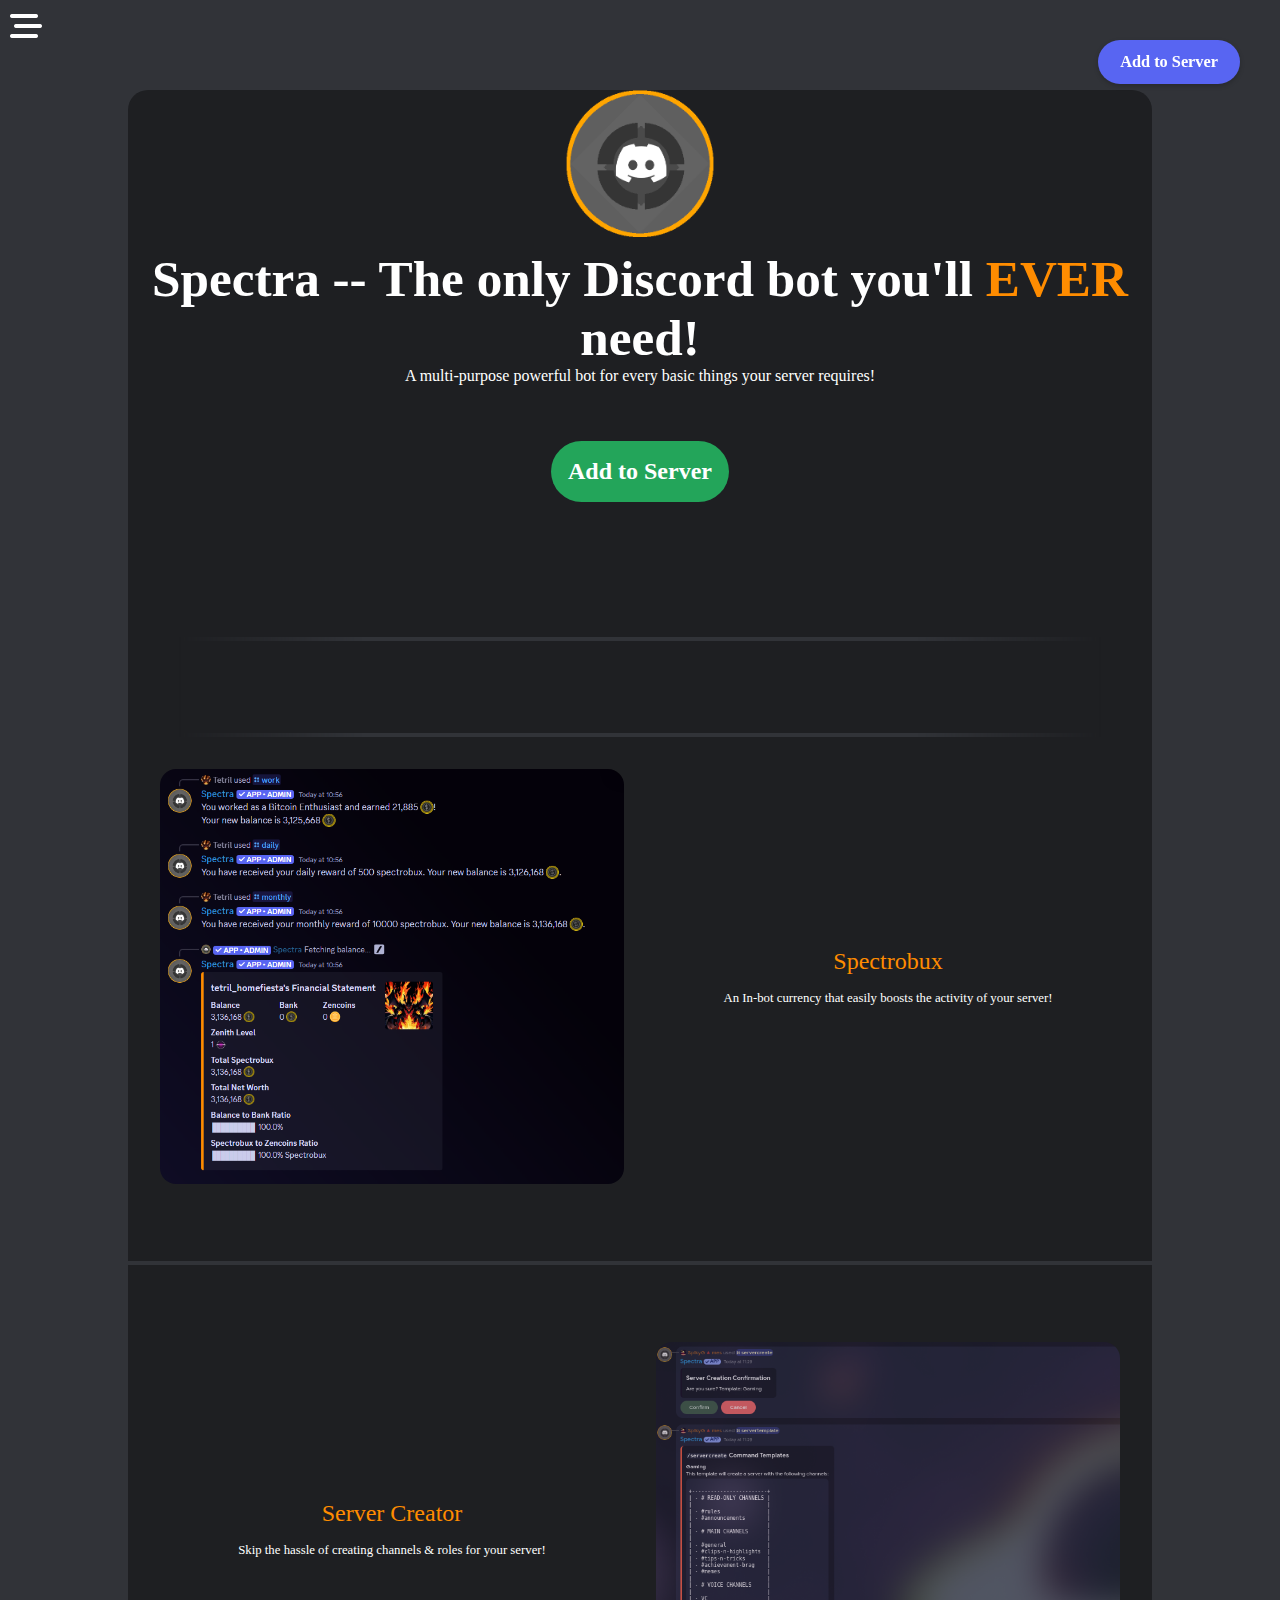
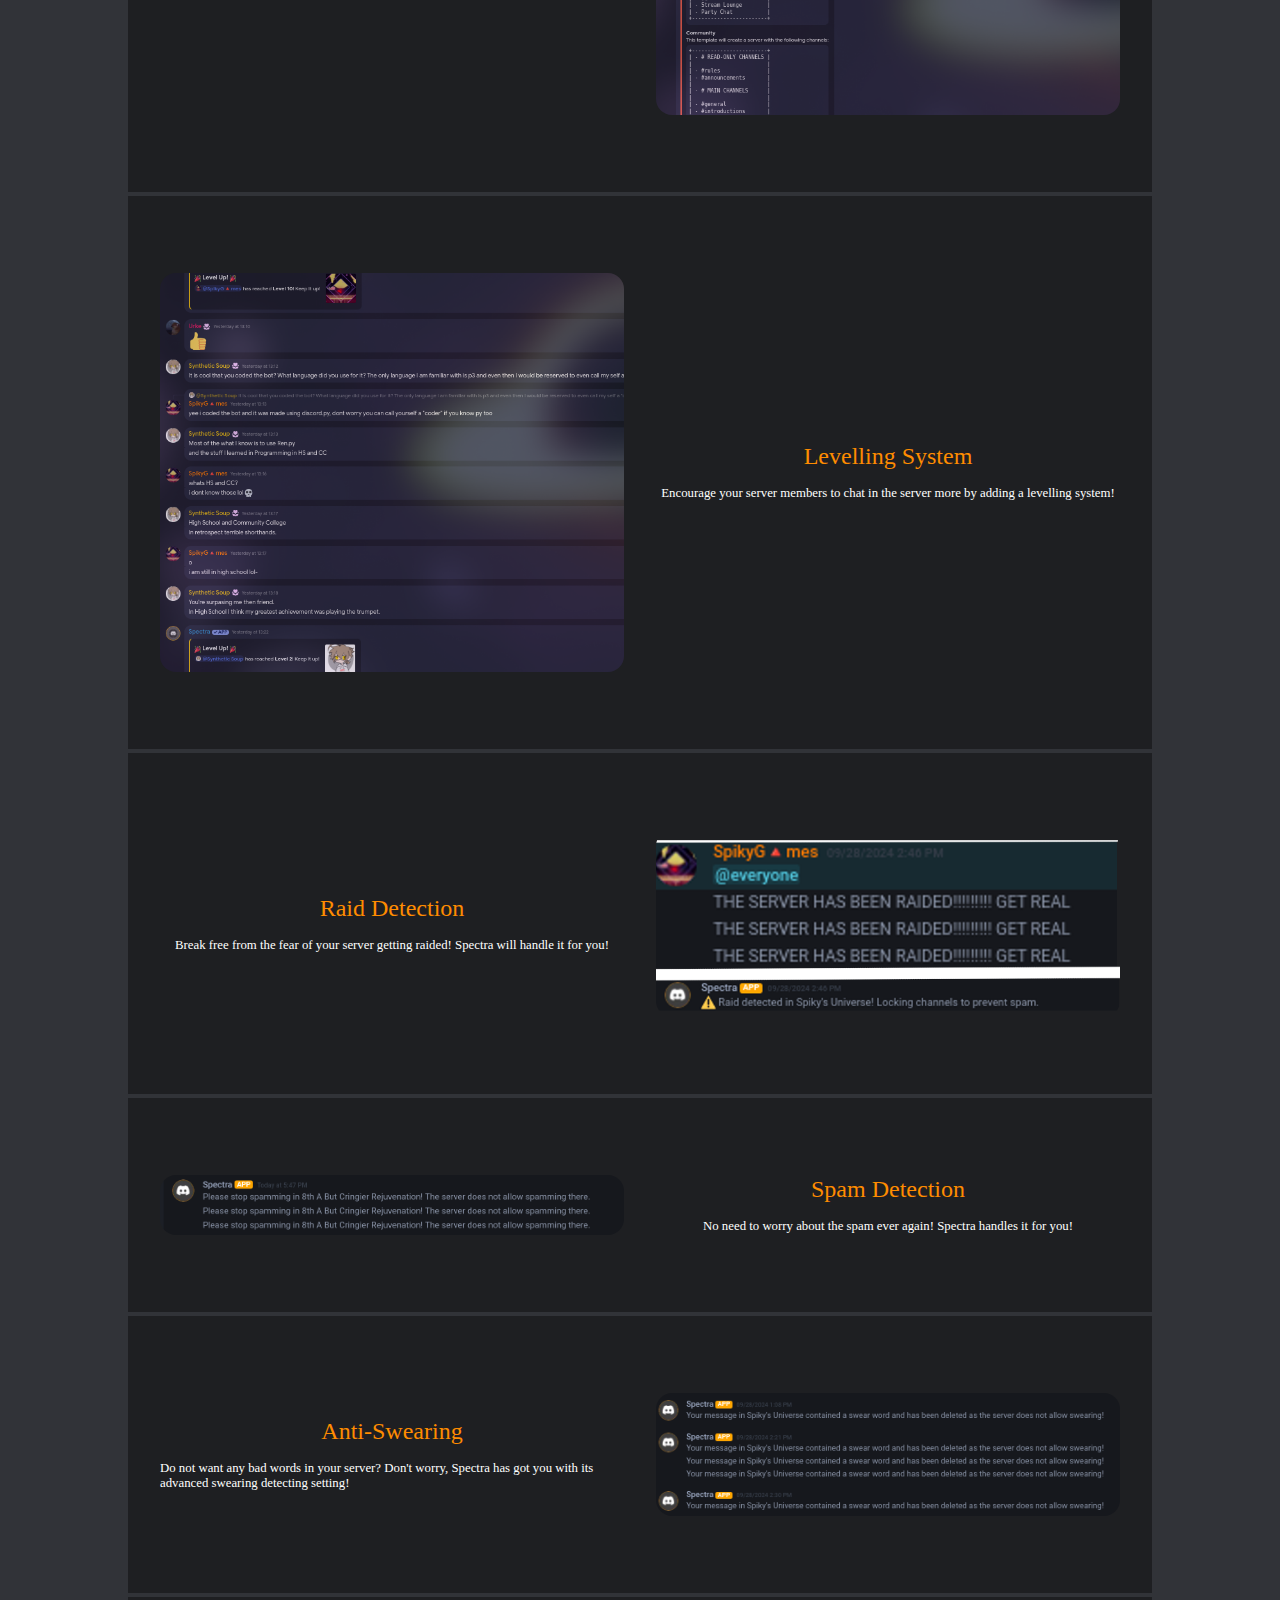
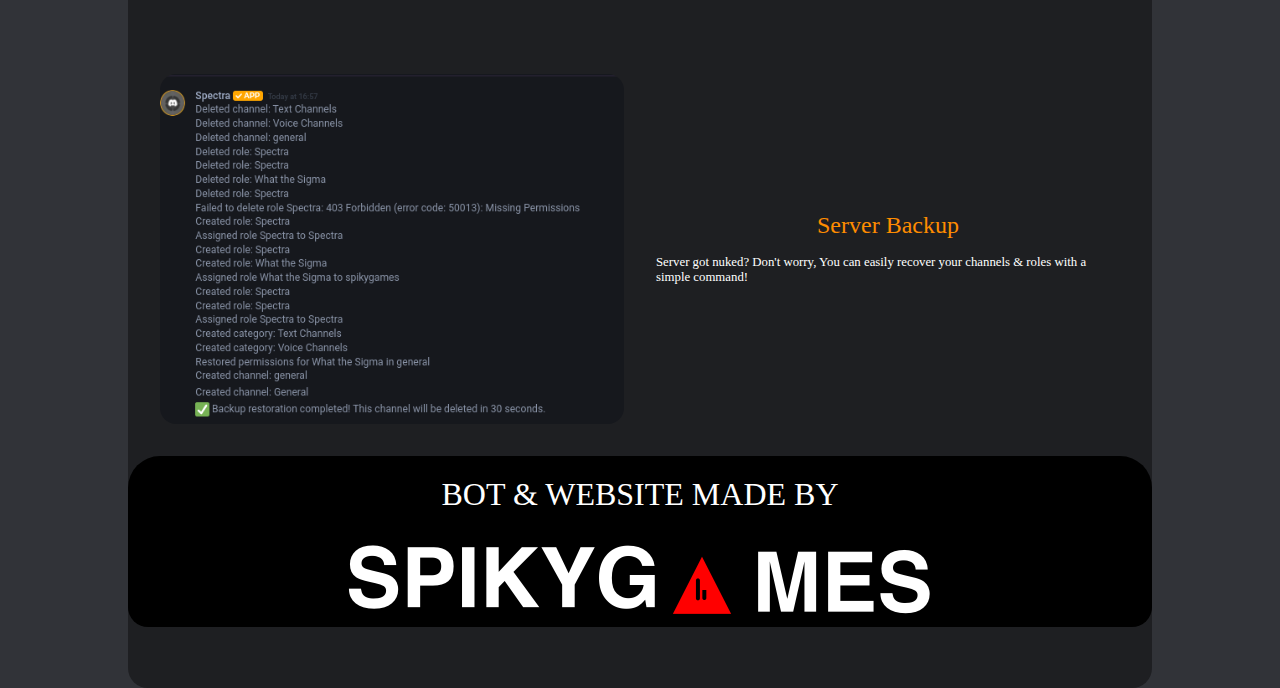
<file: index.html>
<!doctype html>
<html>
    <head>
        <meta
            name="description"
            content="Spectra -- The only Discord bot you'll ever need!"
        />
        <meta name="keywords" content="spectra, bot, discord" />
        <meta name="author" content="SpikyGames" />
        <meta name="viewport" content="width=device-width, initial-scale=1.0" />
        <link
            rel="icon"
            type="image/x-icon"
            href="favicon.png"
            height="256"
            width="256"
        />
        <link rel="stylesheet" href="style.css" />
        <link rel="stylesheet" href="https://cdnjs.cloudflare.com/ajax/libs/font-awesome/6.0.0-beta3/css/all.min.css">
        <title>Spectra -- The only Discord bot you'll ever need!</title>
    </head>
</html>

<body>
    <input type="checkbox" id="sidebar-toggle">
    <label for="sidebar-toggle" class="toggle-label">
        <img src="thing.png" width="32">
    </label>

    <div class="sidebar">
        <nav>
            <ul>
                <li><a href="index.html">Home</a></li>
                <li><a href="TOS/index.html">Terms of Service</a></li>
                <li><a href="privacy-policy/privacy-policy.html">Privacy Policy</a></li>
                <li><a href="https://spikygames1.github.io/spectra-wiki/">Spectra Wiki</a></li>
            </ul>
        </nav>
    </div>
    <div class="content">
    <center>
        <h1 class="title">
            <img src="favicon.png" / width=150>
            <br />
            Spectra -- The only Discord bot you'll
            <span class="orangetext">EVER</span> need!
        </h1>
        A multi-purpose powerful bot for every basic things your server
        requires!
        <p>
            <a
                target="_blank"
                href="https://discord.com/oauth2/authorize?client_id=1088076666309447710&permissions=8&scope=applications.commands%20bot"
                ><button class="add">Add to Server</button></a
            >
        </p>
    </center>

    <div class="wrapper">
        <div class="item item1">Spectrobux</div>
        <div class="item item2">Server Moderation</div>
        <div class="item item3">Server Backup (soon)</div>
        <div class="item item4">Server templates/creator</div>
    </div>

    <div class="image-text-container">
        <img src="image-1.png" width="552" class="hoverable" />
        <div class="text-wrapper">
            <span class="orangetext text-container">Spectrobux</span>
            <span class="textv2"
                >An In-bot currency that easily boosts the activity of your
                server!</span
            >
        </div>
    </div>
    <hr size="6" color="#313338" />
<div class="image-text-container"> 
         <div class="text-wrapper">
            <span class="orangetext text-container">Server Creator</span>
            <span class="textv2"
                >Skip the hassle of creating channels & roles for your
                server!</span
            >
        </div>
        <img src="image-2.png" class="hoverable" />
    </div>
    <hr size="6" color="#313338" />
    <div class="image-text-container">
        <img src="image-3.png" width="552" class="hoverable" />
        <div class="text-wrapper">
            <span class="orangetext text-container">Levelling System</span>
            <span class="textv2"
                >Encourage your server members to chat in the server more by
                adding a levelling system!</span
            >
        </div>
    </div>

    <hr size="6" color="#313338" />
    <div class="image-text-container"> 
        <div class="text-wrapper">
            <span class="orangetext text-container">Raid Detection</span>
            <span class="textv2"
                >Break free from the fear of your server getting raided! Spectra will handle it for you!</span
            >
        </div>
      <img src="image4.png" class="hoverable" />
    </div>

    
    <hr size="6" color="#313338" />
    <div class="image-text-container">
        <img src="image5.png" class="hoverable" />
        <div class="text-wrapper">
            <span class="orangetext text-container">Spam Detection</span>
            <span class="textv2"
                >No need to worry about the spam ever again! Spectra handles it for you!</span
            >
        </div>
    </div>

    <hr size="6" color="#313338" />
    <div class="image-text-container"> 
        <div class="text-wrapper">
            <span class="orangetext text-container">Anti-Swearing</span>
            <span class="textv2"
                >Do not want any bad words in your server? Don't worry, Spectra has got you with its advanced swearing detecting setting!</span
            >
        </div>
      <img src="image6.png" class="hoverable" />
    </div>
    <hr size="6" color="#313338" />
    <div class="image-text-container">
        <img src="image7.png" class="hoverable" />
        <div class="text-wrapper">
            <span class="orangetext text-container"
                >Server Backup</span
            >
            <span class="textv2"
                >Server got nuked? Don't worry, You can easily recover your
                channels & roles with a simple command!</span
            >
        </div>
    </div>

    <div class="footer">
        <center>
            BOT & WEBSITE MADE BY <br />
            <img class="footer-logo" src="logo.png" />
        </center>
    </div>
                <a
                target="_blank"
                href="https://discord.com/oauth2/authorize?client_id=1088076666309447710&permissions=8&scope=applications.commands%20bot"
                ><button class="add2">Add to Server</button></a
            >
    </div>
</body>
</file>
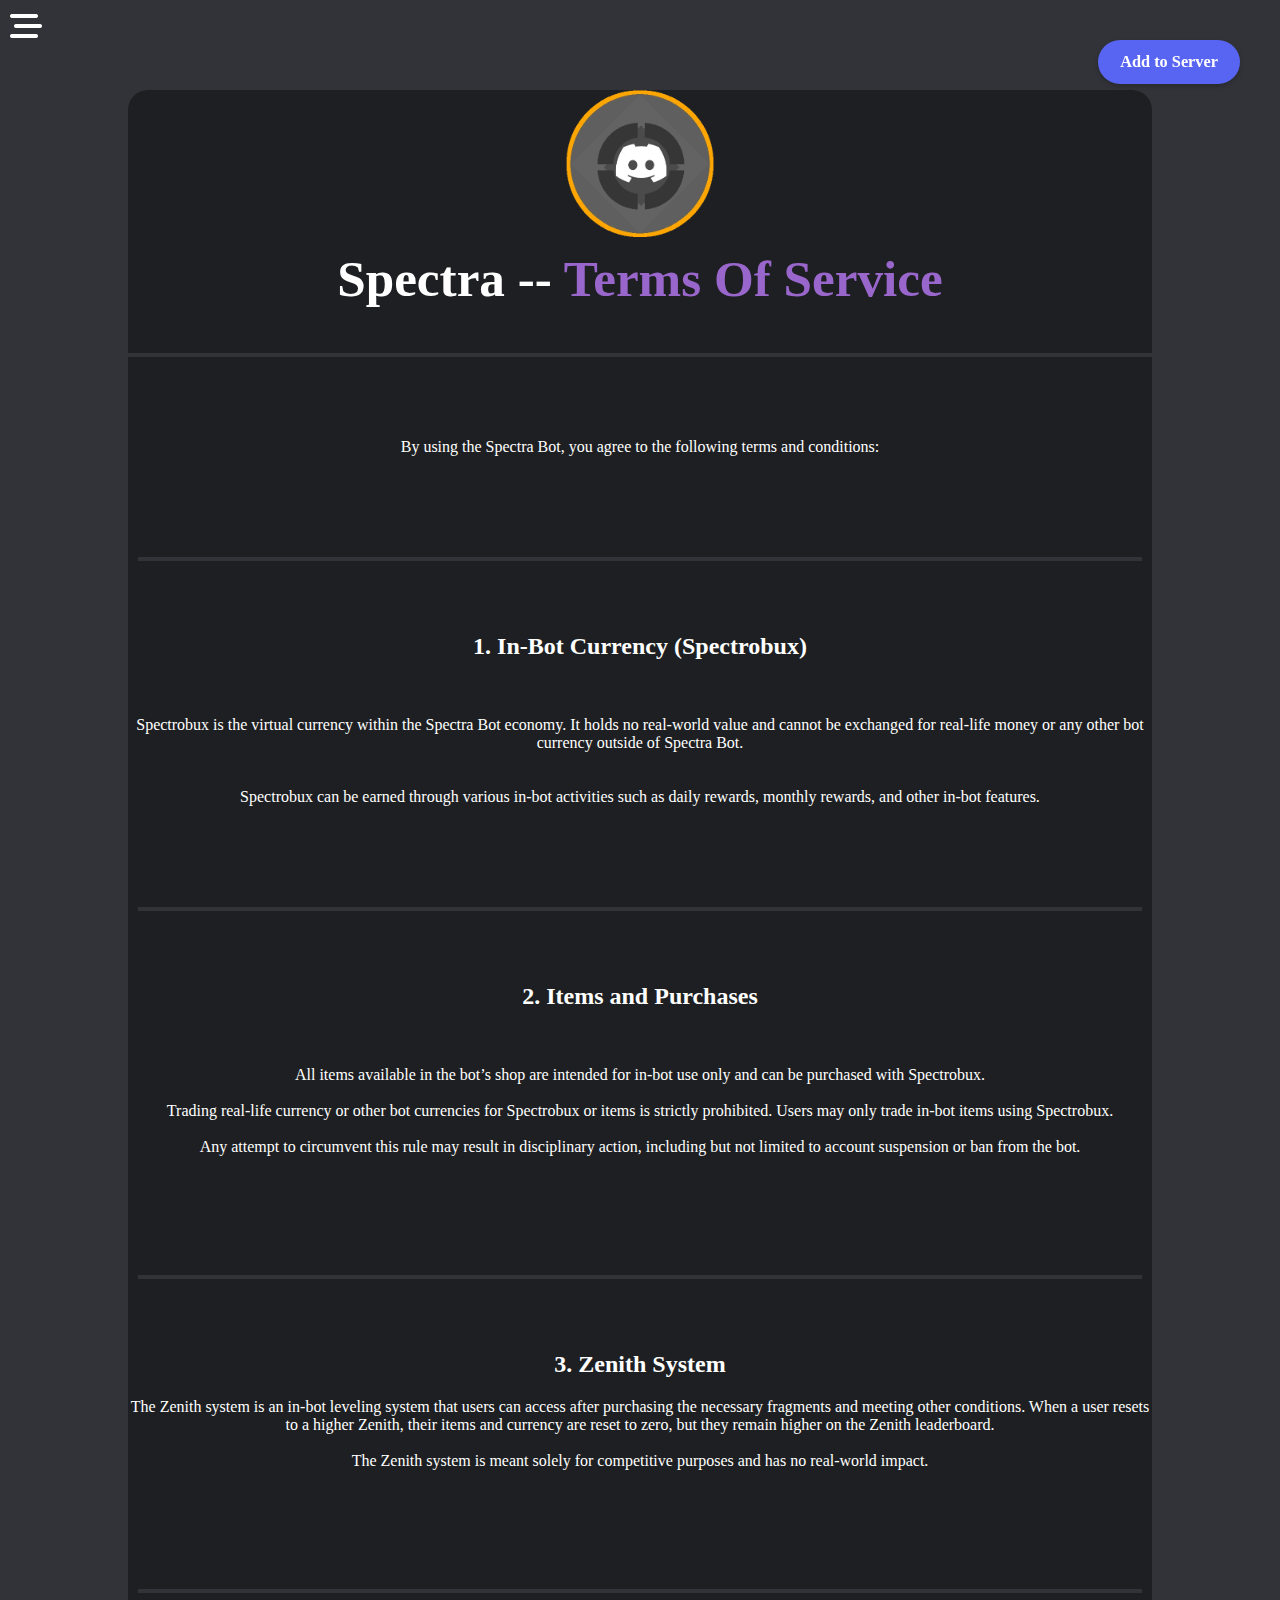
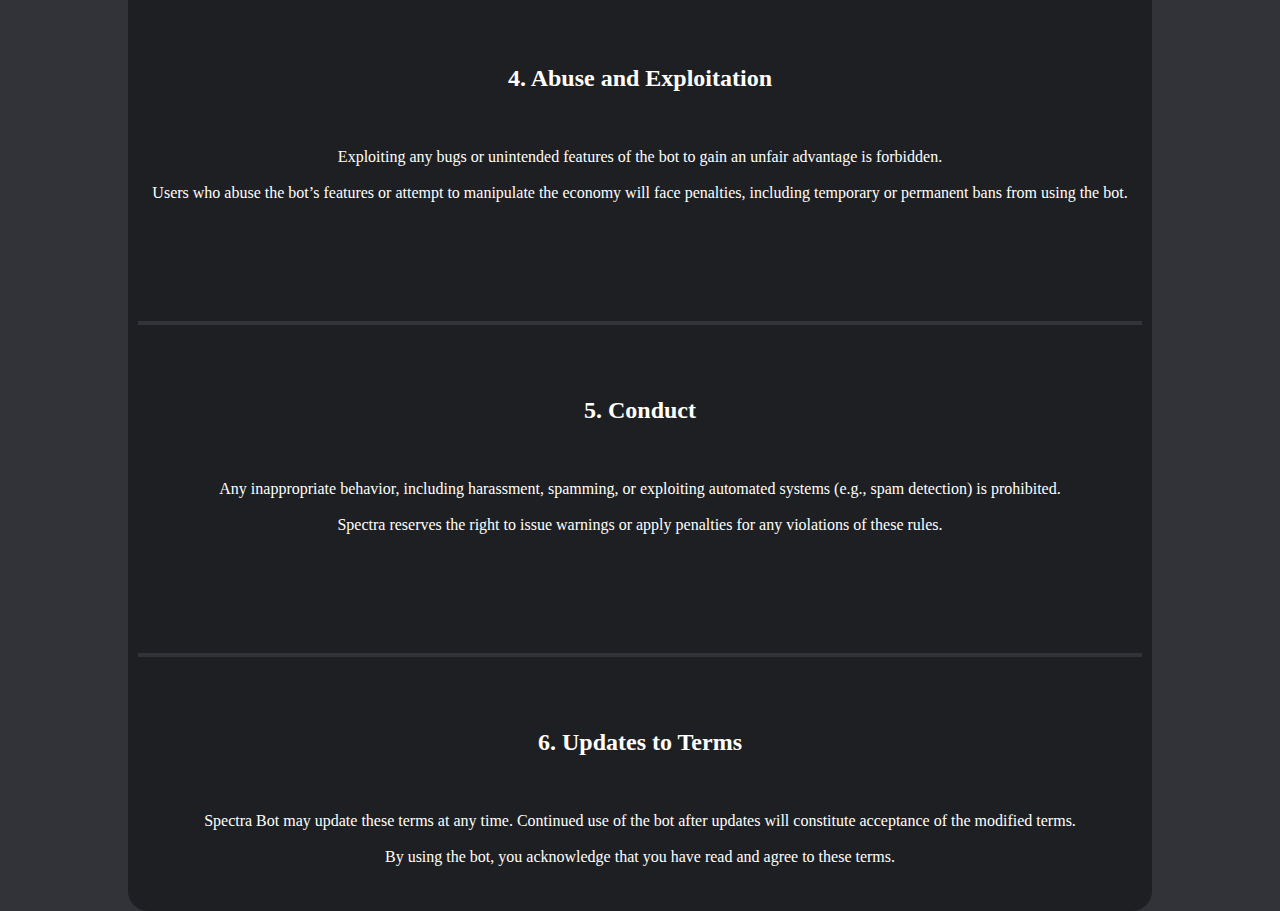
<file: TOS/index.html>
<!DOCTYPE html>
<html lang="en">
    <head>
        <meta
            name="description"
            content="Terms of Service -- Spectra"
        />
        <meta name="viewport" content="width=device-width, initial-scale=1.0" />
        <link rel="stylesheet" href="../style.css">
        <link
            rel="icon"
            type="image/x-icon"
            href="../favicon.webp"
            height="256"
            width="256"
        />
        <title> Spectra - Terms of service </title>
    </head>

    <body>
        <input type="checkbox" id="sidebar-toggle">
        <label for="sidebar-toggle" class="toggle-label">
            <img src="../thing.webp" width="32" alt="Menu icon">
        </label>

        <div class="sidebar">
            <nav>
                <ul>
                    <li><a href="../index.html">Home</a></li>
                    <li><a href="index.html">Terms of Service</a></li>
                    <li><a href="../privacy-policy/privacy-policy.html">Privacy Policy</a></li>
                    <li><a href="../partners.html">Spectra Partners</a></li>
                    <li><a href="https://spikygames1.github.io/spectra-wiki/">Spectra Wiki</a></li>
                </ul>
            </nav>
        </div>
        <div class="content">
            <center class="title">
            <img src="../favicon.webp" width="150" height="147" alt="Spectra logo" />
            <br>
            Spectra -- <span class="lavendertext"> Terms Of Service </span>
            </center>
            <hr size="6" color="#313338">
            <center class="TOS">
                <br><br>
            By using the Spectra Bot, you agree to the following terms and conditions:
            <br>
            <p> <br> <br>  <h2> <hr size="6" color="#313338"> <br> 1. In-Bot Currency (Spectrobux) </h2> </p>
            <br><br>
             Spectrobux is the virtual currency within the Spectra Bot economy. It holds no real-world value and cannot be exchanged for real-life money or any other bot currency outside of Spectra Bot.
            <br><br><br>
             Spectrobux can be earned through various in-bot activities such as daily rewards, monthly rewards, and other in-bot features.
            <br>
            <p> <br> <br>  <h2> <hr size="6" color="#313338"> <br> 2. Items and Purchases </h2> </p>
            <br><br>
             All items available in the bot’s <code> shop </code> are intended for in-bot use only and can be purchased with Spectrobux.
            <br><br>
             Trading real-life currency or other bot currencies for Spectrobux or items is strictly prohibited. Users may only trade in-bot items using Spectrobux.
            <br><br>
             Any attempt to circumvent this rule may result in disciplinary action, including but not limited to account suspension or ban from the bot.
            <br><br>
            <p> <br> <br>  <h2> <hr size="6" color="#313338"> <br> 3. Zenith System </h2> </p>
             The Zenith system is an in-bot leveling system that users can access after purchasing the necessary fragments and meeting other conditions. When a user resets to a higher Zenith, their items and currency are reset to zero, but they remain higher on the Zenith leaderboard.
            <br><br>
             The Zenith system is meant solely for competitive purposes and has no real-world impact.
            <br><br>
            <p> <br> <br>  <h2> <hr size="6" color="#313338"> <br> 4. Abuse and Exploitation </h2> </p>
            <br><br>
             Exploiting any bugs or unintended features of the bot to gain an unfair advantage is forbidden.
            <br><br>
             Users who abuse the bot’s features or attempt to manipulate the economy will face penalties, including temporary or permanent bans from using the bot.
            <br><br>
            <p> <br> <br>  <h2> <hr size="6" color="#313338"> <br> 5. Conduct </h2> </p>
            <br><br>
             Any inappropriate behavior, including harassment, spamming, or exploiting automated systems (e.g., spam detection) is prohibited.
            <br><br>
             Spectra reserves the right to issue warnings or apply penalties for any violations of these rules.
            <br><br>
            <p> <br> <br>  <h2> <hr size="6" color="#313338"> <br> 6. Updates to Terms </h2> </p>
            <br><br>
            Spectra Bot may update these terms at any time. Continued use of the bot after updates will constitute acceptance of the modified terms.
            <br><br>
            By using the bot, you acknowledge that you have read and agree to these terms.
            </center>
      <a
                target="_blank"
                href="https://discord.com/oauth2/authorize?client_id=1088076666309447710&permissions=28031037471991&integration_type=0&scope=applications.commands+bot"
                ><button class="add2">Add to Server</button></a
            >
        </div>
    </body>
</file>
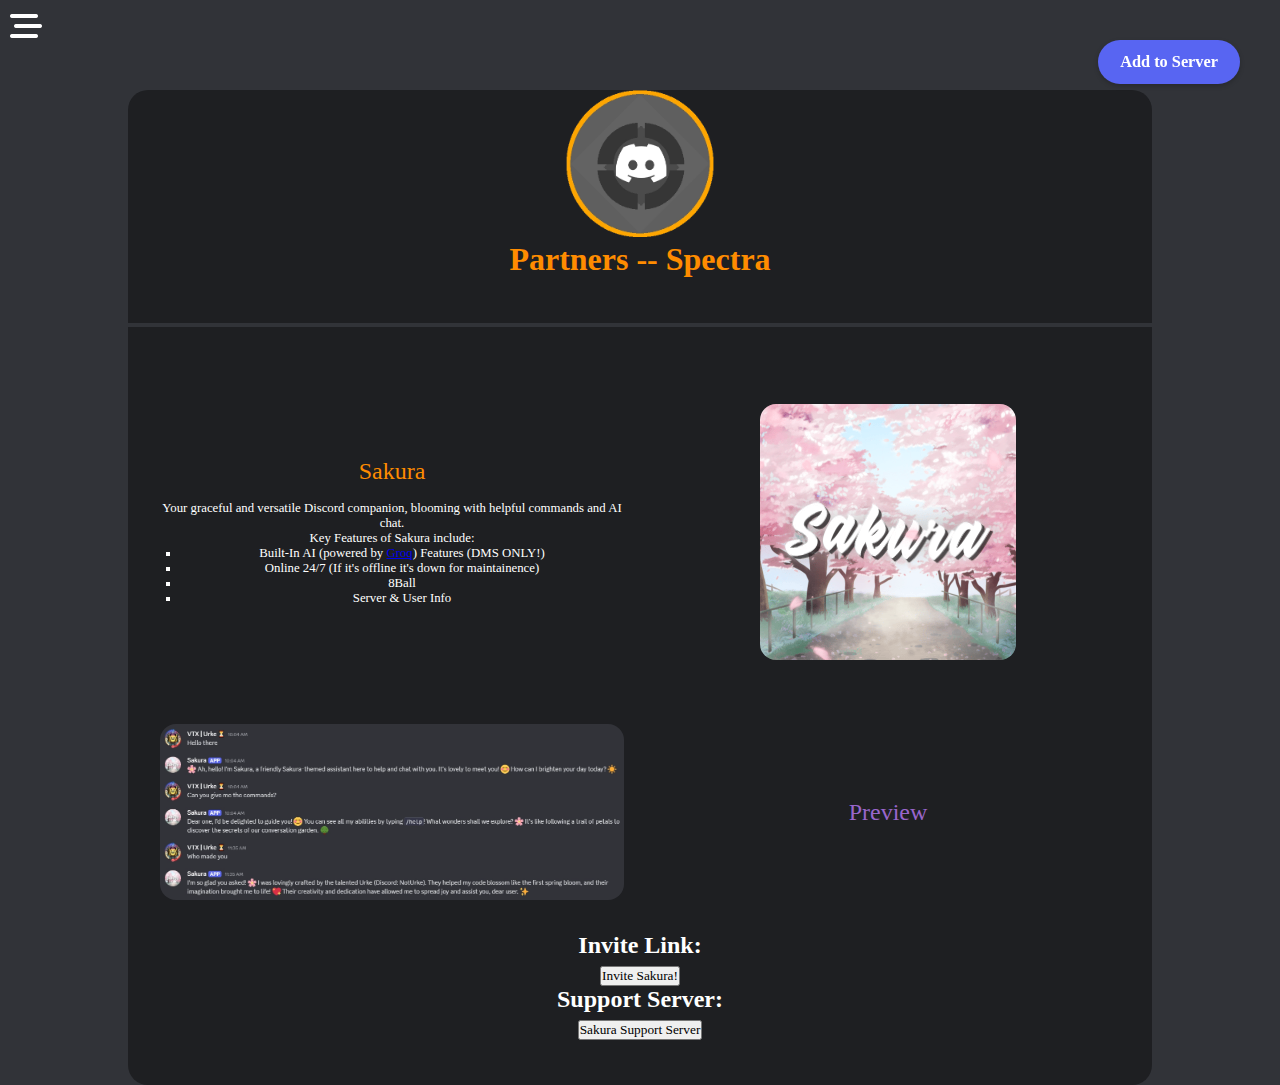
<file: partners.html>
<!doctype html>
<html lang="en">
    <head>
        <meta
            name="description"
            content="Partners -- Spectra"
        />
        <meta name="keywords" content="spectra, bot, discord, partner, sakura" />
        <meta name="author" content="SpikyGames" />
        <meta name="viewport" content="width=device-width, initial-scale=1.0" />
        <link
            rel="icon"
            type="image/x-icon"
            href="favicon.webp"
            height="256"
            width="256"
        />
        <link rel="stylesheet" href="style.css" />
        <link rel="stylesheet" href="https://cdnjs.cloudflare.com/ajax/libs/font-awesome/6.0.0-beta3/css/all.min.css">
        <title>Partners -- Spectra</title>
    </head>
</html>

<body>

<input type="checkbox" id="sidebar-toggle">
    <label for="sidebar-toggle" class="toggle-label">
      <img src="thing.webp" width="32" alt="Menu icon">
    </label>

    <div class="sidebar">
        <nav>
            <ul>
                <li><a href="index.html">Home</a></li>
                <li><a href="TOS/index.html">Terms of Service</a></li>
                <li><a href="privacy-policy/privacy-policy.html">Privacy Policy</a></li>
                <li><a href="partners.html">Spectra Partners</a></li>
                <li><a href="https://spikygames1.github.io/spectra-wiki/">Spectra Wiki</a></li>
            </ul>
        </nav>
    </div>
    <div class="partners content">
    <center>
      <img src="favicon.webp" width="150" alt="Spectra logo" />
      <br />
      <h1 class="orangetext"> Partners -- Spectra </h1>
      <hr size="6" color="#313338" />
      <div class="image-text-container"> 
        <div class="text-wrapper">
            <span class="orangetext text-container">Sakura</span>
            <span class="textv2">
              Your graceful and versatile Discord companion, blooming with helpful commands and AI chat.
              <br>
              Key Features of Sakura include: <br>
              <ul type="square">
                <li>Built-In AI (powered by <a target="_blank" href="https://www.google.com/url?sa=t&source=web&rct=j&opi=89978449&url=https://groq.com/&ved=2ahUKEwi1jN-lnq-NAxUcaqQEHcKtBiIQFnoECBsQAQ&usg=AOvVaw2A7S-tTzd_NDgLBIx0ekNX"> Groq</a>) Features (DMS ONLY!)</li>
                <li> Online 24/7 (If it's offline it's down for maintainence)</li>
                <li>8Ball</li>
                <li>Server & User Info</li>
              </ul>
            </span>
        </div>
      <img src="sakura.gif" class="hoverable" alt="Sakura animated logo" />
    </div>
    <div class="image-text-container">
      <img src="sakura-1.webp" class="hoverable" alt="Sakura showcase">
        <div class="text-wrapper">
            <span class="lavendertext text-container">Preview</span>
        </div>
    </div>
    <h2> Invite Link: <h2> <a href="https://discord.com/oauth2/authorize?client_id=1370746857554182175&permissions=1759218604441591&integration_type=0&scope=bot+applications.commands" target="_blank"><button class="invite-partner">Invite Sakura!</button></a>
    <h2> Support Server: <h2> <a href="https://discord.gg/pPtY5T9BGM" target="_blank"><button class="invite-partner">Sakura Support Server</button></a>
        <a
                target="_blank"
                href="https://discord.com/oauth2/authorize?client_id=1088076666309447710&permissions=28031037471991&integration_type=0&scope=applications.commands+bot"
                ><button class="add2">Add to Server</button></a
            >
</body>
</html>
</file>
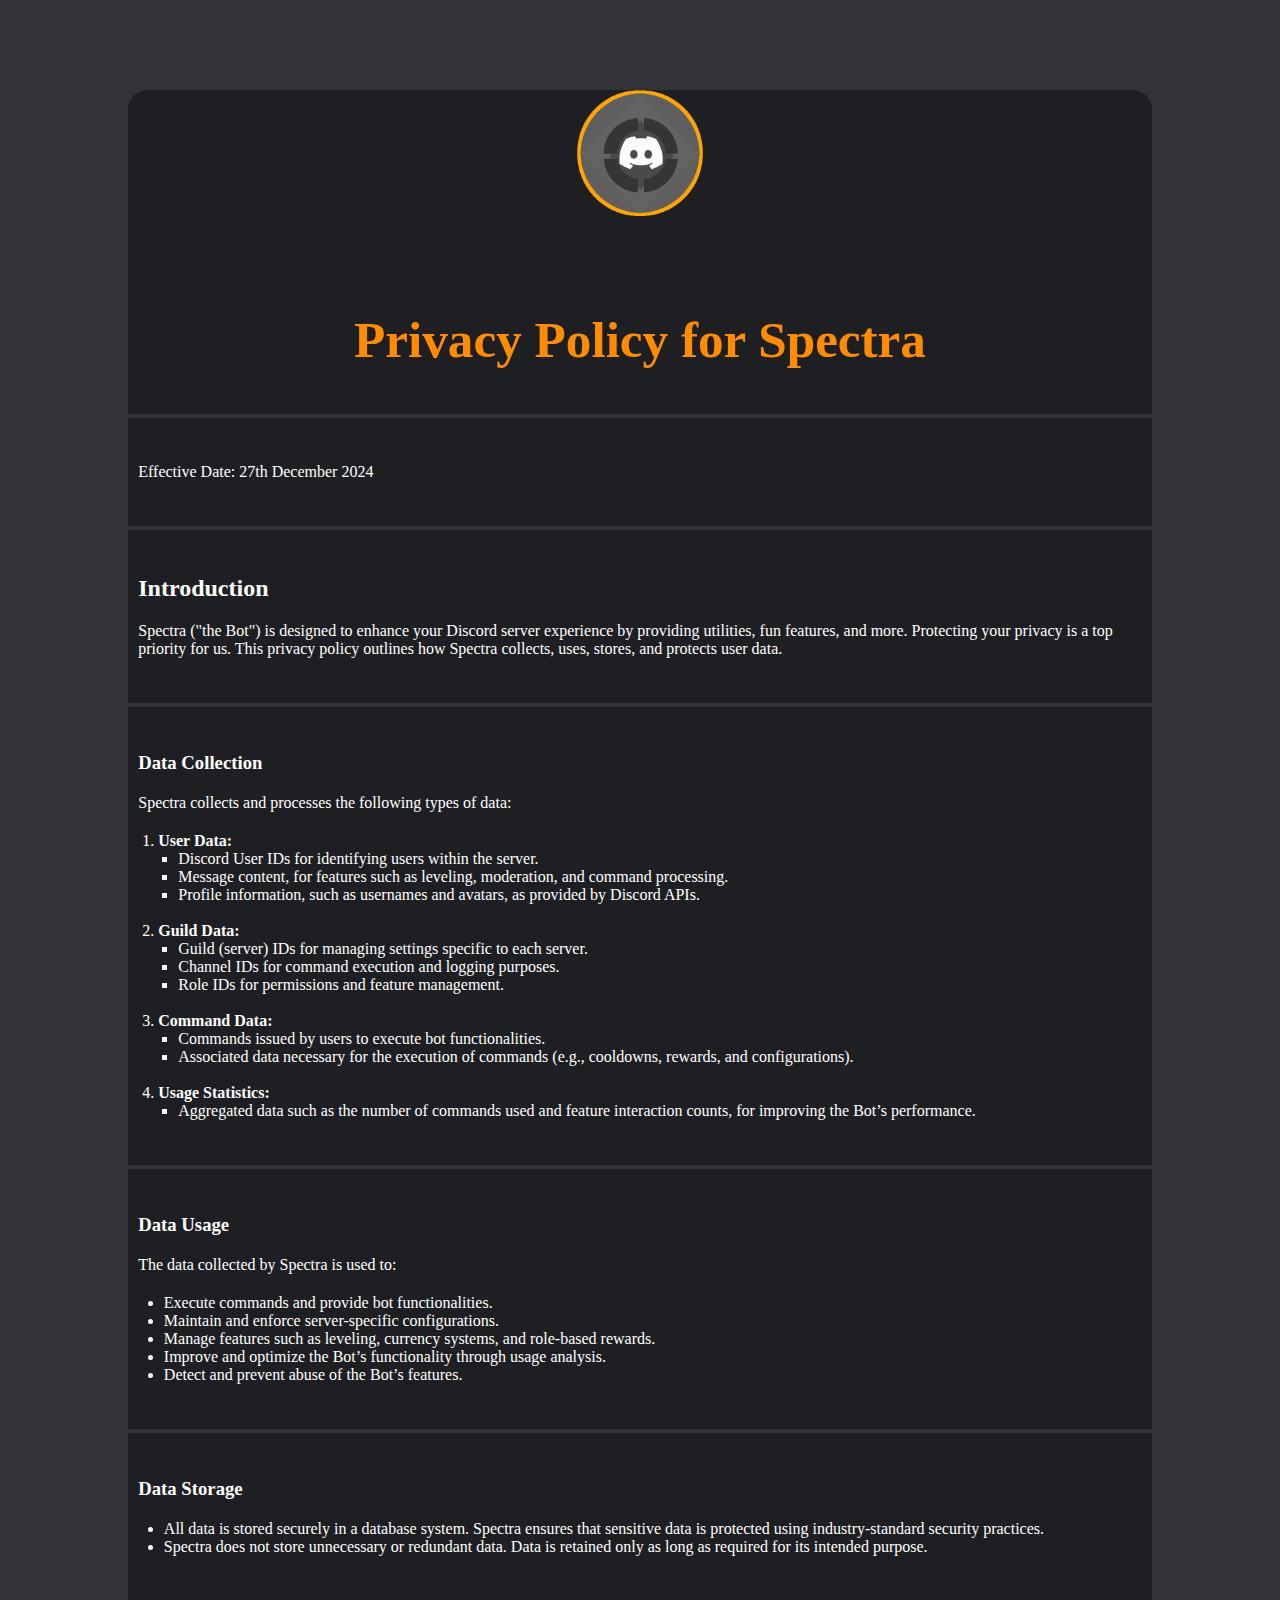
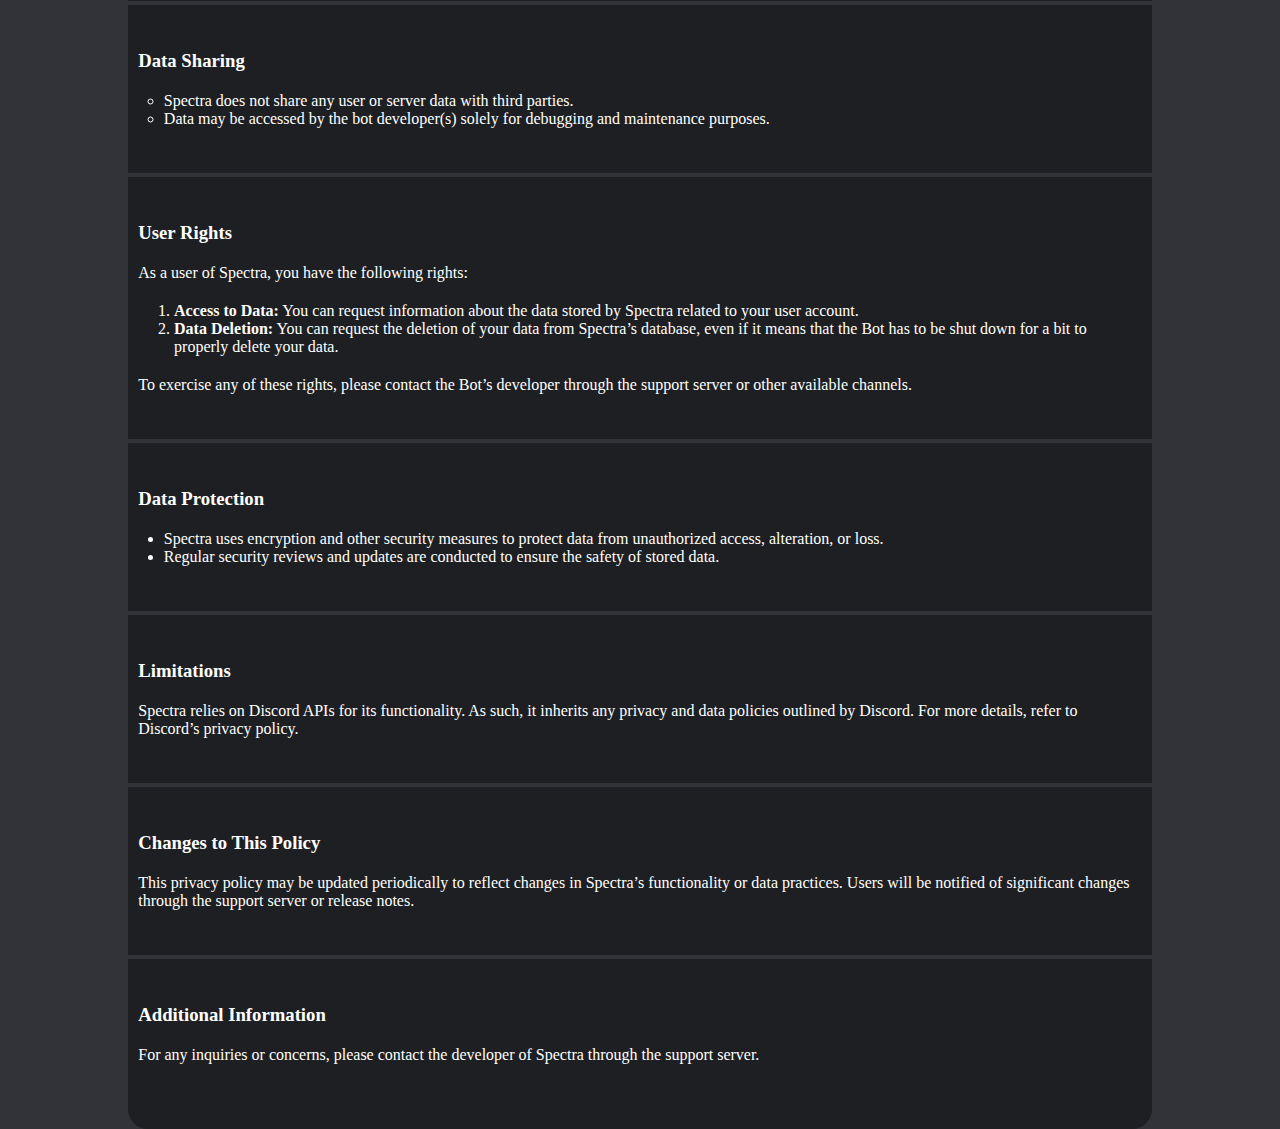
<file: privacy-policy/privacy-policy.html>
<!DOCTYPE html>
<html>
  <head>
    <meta name="description" content="Spectra -- Privacy Policy" />
    <meta name="keywords" content="spectra, bot, discord, privacy policy, spiky," />
    <meta name="author" content="SpikyGames" />
    <meta name="viewport" content="width=device-width, initial-scale=1.0" />
    <link rel="icon" type="image/x-icon" href="../favicon.png" height="256" width="256" />
    <link rel="stylesheet" href="../style.css" />
    <link rel="stylesheet" href="https://cdnjs.cloudflare.com/ajax/libs/font-awesome/6.0.0-beta3/css/all.min.css">
        <title>Spectra -- Privacy Policy</title>
  </head>
  <body>
    <p>
      <center>
      <img class="life" src="../favicon.png" alt="Spectra Logo" width="128" />
      <center class="orangetext title">Privacy Policy for Spectra</center>
      </center>
    </p>
    <hr size=6 color="#313338">
    <p>
      Effective Date: 27th December 2024
    </p>
    <hr size=6 color="#313338">
    <h2> Introduction </h2>
    </p>
    <p>
      Spectra ("the Bot") is designed to enhance your Discord server experience by providing utilities, fun features, and more. Protecting your privacy is a top priority for us. This privacy policy outlines how Spectra collects, uses, stores, and protects user data.
    </p>
    <hr size=6 color="#313338">
    <p>
      <h3> Data Collection </h3>
    </p>
    <p>
      Spectra collects and processes the following types of data:
<ol class="lol">
<li><strong>User Data:</strong>
  <ul type="square">
      <li>Discord User IDs for identifying users within the server.
      <li>Message content, for features such as leveling, moderation, and command processing.
      <li>Profile information, such as usernames and avatars, as provided by Discord APIs.
  </ul>
  <br>
<li><strong>Guild Data:</strong>
  <ul type="square">
      <li>Guild (server) IDs for managing settings specific to each server.
      <li>Channel IDs for command execution and logging purposes.
      <li>Role IDs for permissions and feature management.
  </ul>
  <br>
<li><strong>Command Data:</strong>
  <ul type="square">
      <li>Commands issued by users to execute bot functionalities.
      <li>Associated data necessary for the execution of commands (e.g., cooldowns, rewards, and configurations).
  </ul>
  <br>
<li><strong>Usage Statistics:</strong>
  <ul type="square">
      <li>Aggregated data such as the number of commands used and feature interaction counts, for improving the Bot’s performance.
  </ul>
</ol>
</p>
<hr size=6 color="#313338">
    <p>
  <h3>Data Usage</h3>
    </p>
    <p>
      The data collected by Spectra is used to:
    </p>
    <p>
      <ul class="lol2">
        <li>Execute commands and provide bot functionalities.
        <li>Maintain and enforce server-specific configurations.
        <li>Manage features such as leveling, currency systems, and role-based rewards.
        <li>Improve and optimize the Bot’s functionality through usage analysis.
        <li>Detect and prevent abuse of the Bot’s features.
      </ul>
    </p>
    <hr size=6 color="#313338">
    <p>
      <h3> Data Storage </h3>
    </p>
    <p>
      <ul class="lol2">
        <li>All data is stored securely in a database system. Spectra ensures that sensitive data is protected using industry-standard security practices.
        <li>Spectra does not store unnecessary or redundant data. Data is retained only as long as required for its intended purpose.
      </ul>
    </p>
    <hr size=6 color="#313338">
    <p>
      <h3>Data Sharing</h3>
    </p>
    <p>
      <ul type="circle" class="lol2">
        <li>Spectra does not share any user or server data with third parties.
        <li>Data may be accessed by the bot developer(s) solely for debugging and maintenance purposes.
      </ul>
    </p>
    <hr size=6 color="#313338">
    <p>
      <h3>User Rights</h3>
    </p>
    <p>
    As a user of Spectra, you have the following rights:
    </p>
    <p>
      <ol class="lol2">
        <li><strong>Access to Data:</strong> You can request information about the data stored by Spectra related to your user account.
        <br>
        <li><strong>Data Deletion:</strong> You can request the deletion of your data from Spectra’s database, even if it means that the Bot has to be shut down for a bit to properly delete your data.
      </ol>
    </p>
    <p>
      To exercise any of these rights, please contact the Bot’s developer through the support server or other available channels.
    </p>
    <hr size=6 color="#313338">
    <p>
      <h3>Data Protection</h3>
    </p>
    <p>
      <ul class="lol2">
        <li>Spectra uses encryption and other security measures to protect data from unauthorized access, alteration, or loss.
        <li>Regular security reviews and updates are conducted to ensure the safety of stored data.
      </ul>
    </p>
    <hr size=6 color="#313338">
    <p>
      <h3>Limitations</h3>
    </p>
    <p>
      Spectra relies on Discord APIs for its functionality. As such, it inherits any privacy and data policies outlined by Discord. For more details, refer to Discord’s privacy policy.
    </p>
    <hr size=6 color="#313338">
    <p>
      <h3>Changes to This Policy</h3>
    </p>
    <p>
      This privacy policy may be updated periodically to reflect changes in Spectra’s functionality or data practices. Users will be notified of significant changes through the support server or release notes.
    </p>
    <hr size=6 color="#313338">
    <p>
      <h3>Additional Information</h3>
    </p>
    <p>
      For any inquiries or concerns, please contact the developer of Spectra through the support server.
</file>
<file: style.css>
*,
*::before,
*::after {
    margin: 0;
    padding: 0;
    font-family: Montserrat;
    box-sizing: border-box;
}

html {
    color: white;
    background-color: #313338;
}

.title {
    font-weight: bold;
    font-size: clamp(2rem, 4vw, 3.25rem);
    margin-top: 10vh;
}

.add2 {
	font-size: 1.02rem;
	border-color: transparent;
	position: fixed;
	top: 40px;
	right: 40px;
	padding: 10px 20px;
	background-color: #5865F2;
	color: white;
	border-radius: 999px;
	font-weight: bold;
	box-shadow: 0 2px 5px rgba(0, 0, 0, 0.2);
	transition: all 0.3s ease;
}

.add2:hover {
	background-color: #3e48b5;
}

hr {
  margin-top: 5vh;
  margin-bottom: 5vh;
}


h2, h3, ol, p {
    padding-left: 0.8vw;
    padding-right: 0.8vw;
}

p {
  margin-top: 20px;
  margin-bottom: 20px;
}

ul {
  margin-left: 20px;
}

.lol2 {
  margin-left: 2.8vw;
}
.lol {
  margin-left: 20px;
}

.add {
    font-size: 1.5rem;
    cursor: pointer;
    font-weight: 900;
    color: white;
    background-color: #23a55a;
    border-radius: 40px;
    border-color: transparent;
    margin-top: 4vh;
    padding: 15px;
    margin-bottom: 5vh;
    transition: background-color 0.3s ease;
}

.add:hover {
    background-color: #087636;
}

* {
    margin: auto;
}

.wrapper {
    border: 4px solid #313338;
    padding-top: 25px;
    margin-top: 10vh;

    width: 90%;
    max-width: 1536px;
    margin-inline: auto;
    position: relative;
    height: 100px;
    overflow: hidden;
    mask-image: linear-gradient(
        to right,
        rgba(0, 0, 0, 0),
        rgba(0, 0, 0, 1) 20%,
        rgba(0, 0, 0, 1) 80%,
        rgba(0, 0, 0, 0)
    );
}

@keyframes scrollright {
    to {
        right: -400px;
    }
}

.item {
    font-size: 2rem;
    text-align: center;
    text-wrap: balance;
    width: 400px;
    height: 40px;
    background-color: black;
    border-radius: 20px;
    position: absolute;
    right: max(calc(200px * 8), 100%);
    animation-name: scrollright;
    animation-duration: 25s;
    animation-timing-function: linear;
    animation-iteration-count: infinite;
}

.item1 {
    animation-delay: calc(25s / 8 * (8 - 2) * -1);
}

.item2 {
    animation-delay: calc(25s / 8 * (8 - 4) * -1);
}

.item3 {
    animation-delay: calc(25s / 8 * (8 - 6) * -1);
}

.item4 {
    animation-delay: calc(25s / 8 * (8 - 8) * -1);
}

body {
    background-color: #1e1f22;
    margin: 10vh 10vw 0 10vw;
    border-radius: 20px;
    padding-bottom: 5vh;
}


/* Sidebar Styles */
.sidebar {
    position: fixed;
    left: -250px;
    top: 0;
    width: 250px;
    height: 100%;
    background-color: #333;
    transition: left 0.3s ease;
}

.sidebar nav ul {
    list-style: none;
    padding: 20px;
}

.sidebar nav ul li {
    margin-bottom: 20px;
}

.sidebar nav ul li a {
    color: white;
    text-decoration: none;
    font-size: 20px;
}

#sidebar-toggle {
    display: none;
}

#sidebar-toggle:checked ~ .sidebar {
    left: 0;
}


.toggle-label {
    font-size: 30px;
    cursor: pointer;
    position: fixed;
    left: 10px;
    top: 10px;
    z-index: 1000;
    color: #333;
    user-select: none;
    transition: left 0.3s ease;
}

#sidebar-toggle:checked ~ .toggle-label {
    left: 260px;
}

.orangetext {
    color: darkorange !important;
}

.lavendertext {
    color: #9966CC !important;
}

.image-text-container {
    display: grid;
    align-items: center;
    grid-template-columns: 1fr 1fr;
    gap: 2rem;
    max-width: 1200px;
    margin: 0 auto;
    padding: 2rem;
}

.text-container {
    font-size: clamp(1rem, 2vw, 1.5rem);
}

.image-text-container > img {
    border-radius: 1rem;
    max-width: 100%;
    height: auto;
    display: block;
}

.text-wrapper {
    display: flex;
    flex-direction: column;
    gap: 1rem;
}

.textv2 {
    font-size: clamp(0.8rem, 1vw, 1rem);
}

.hoverable {
    transition: all 0.3s ease;
}

.hoverable:hover {
    transform: scale(1.05);
    box-shadow: 0 10px 20px rgba(0, 0, 0, 0.2);
}

.footer {
    padding-top: 20px;
    font-size: clamp(1.5rem, 4vw, 2rem);
    background-color: black;
    border-radius: 2rem 2rem 20px 20px;
    margin-bottom: 1rem;
    transition: all 0.3s ease-out;
}

.footer:hover {
    box-shadow:
        0 4px 8px 0 rgba(0, 0, 0, 0.8),
        0 6px 20px 0 rgba(0, 0, 0, 0.21);
    transform: scale(1.005);
}

.footer-logo {
	padding: 30px 5px 0 5px;
}

@media screen and (max-width: 1024px) {
    .image-text-container {
        grid-template-columns: 1fr;
        grid-template-areas: "image" "text";
        text-align: center;
    }

    .image-text-container > img {
        max-width: 80%;
        margin: 0 auto;
        grid-area: image;
    }

    .text-wrapper {
        grid-area: text;
    }

    .text-container,
    .textv2 {
        padding: 1rem 0;
    }

    .hoverable:hover {
        transform: scale(1.02);
    }
}

@media screen and (max-width: 640px) {
    .image-text-container {
        padding: 1rem;
    }

    .image-text-container > img {
        max-width: 100%;
    }

    .text-container {
        font-size: clamp(1rem, 4vw, 1.25rem);
    }

    .textv2 {
        font-size: clamp(0.8rem, 2vw, 1rem);
    }
}

@media screen and (max-width: 850px) {
	.footer-logo {
		max-width: 100%;
	}

	.add2 {
		display: none;
	}
}
</file>
